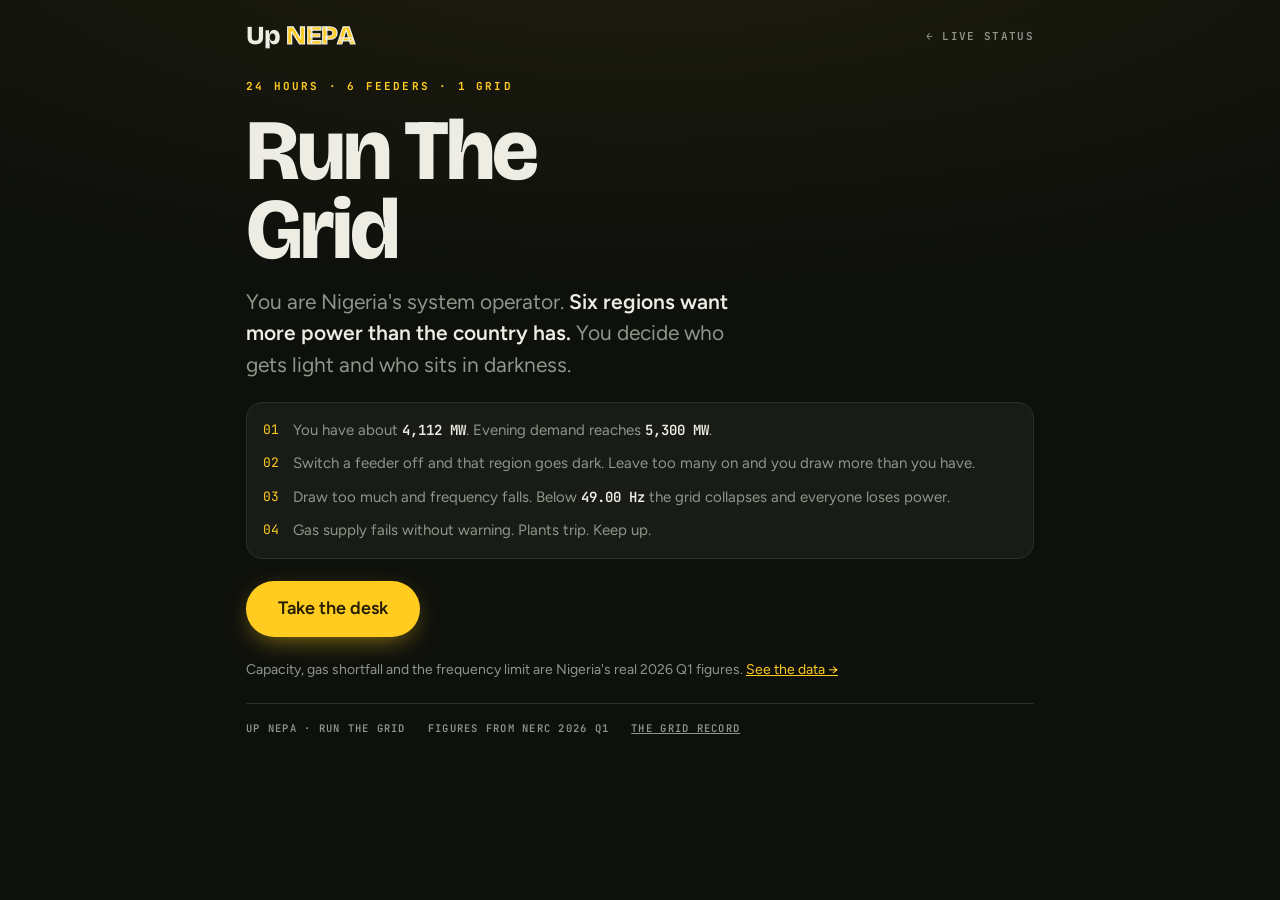
<file: game.html>
<!doctype html>
<html lang="en">
<head>
<meta charset="utf-8">
<meta name="viewport" content="width=device-width,initial-scale=1,viewport-fit=cover,interactive-widget=resizes-content">
<title>Run The Grid · Up NEPA</title>
<meta name="description" content="You are Nigeria's system operator for 24 hours. Real capacity, real gas supply, real frequency limits. Try not to collapse the grid.">
<meta name="theme-color" content="#0e100c">
<meta property="og:title" content="Run The Grid — can you keep Nigeria's lights on for 24 hours?">
<meta property="og:description" content="4,112 MW. Six regions that want 5,300. Hold 50 Hz or the whole country goes dark.">
<link rel="icon" href="icon.svg" type="image/svg+xml">
<link rel="preconnect" href="https://fonts.googleapis.com">
<link rel="preconnect" href="https://fonts.gstatic.com" crossorigin>
<link rel="stylesheet" href="https://fonts.googleapis.com/css2?family=Bricolage+Grotesque:opsz,wght@12..96,500;12..96,800&family=Figtree:wght@400;500;600&family=JetBrains+Mono:wght@500;600;700&display=swap">
<style>
:root{
  --bg:#0e100c;--panel:#191c16;--panel2:#20241d;--ink:#eeede4;--muted:#90958a;--line:#2b3027;
  --on:#ffcc1f;--on-dim:#6b5610;--off:#2b3027;--mix:#e08a55;--ok:#5fcf86;--bad:#ff5c47;
  --lcd:#38471f;--lcd-ink:#dcf593;
  --display:"Bricolage Grotesque",Georgia,serif;--body:"Figtree",system-ui,sans-serif;--mono:"JetBrains Mono",ui-monospace,monospace;
  --ease-out:cubic-bezier(0.23,1,0.32,1);
  --ease-in-out:cubic-bezier(0.77,0,0.175,1);
  --s1:6px;--s2:10px;--s3:16px;--s4:22px;--s5:32px;--s6:44px;
  color-scheme:dark;
}
*{box-sizing:border-box;margin:0;padding:0}
html{-webkit-tap-highlight-color:transparent;-webkit-text-size-adjust:100%;overscroll-behavior:none}
html,body{min-height:100%}
body{background:var(--bg);color:var(--ink);font-family:var(--body);font-size:16px;line-height:1.55;overflow-x:hidden;overscroll-behavior:none;
  background-image:radial-gradient(ellipse 120% 60% at 50% -10%,rgba(255,204,31,.07),transparent 70%)}
[hidden]{display:none!important}
button,a,[role="button"]{touch-action:manipulation}
button,[role="button"]{user-select:none;-webkit-user-select:none}
button{font:inherit;color:inherit;cursor:pointer}
::selection{background:var(--on);color:#241c00}
:focus-visible{outline:2px solid var(--on);outline-offset:3px;border-radius:6px}

.wrap{max-width:820px;margin:0 auto;
  padding:calc(var(--s3) + env(safe-area-inset-top)) max(var(--s3),env(safe-area-inset-left)) calc(var(--s6) + env(safe-area-inset-bottom)) max(var(--s3),env(safe-area-inset-right));
  display:grid;gap:var(--s4)}

.top{display:flex;justify-content:space-between;align-items:center;gap:var(--s3)}
.brand{font-family:var(--display);font-weight:800;font-size:26px;letter-spacing:-.02em}
.brand span{color:var(--on);-webkit-text-stroke:1.2px var(--ink)}
.top a{font-family:var(--mono);font-size:11px;font-weight:600;letter-spacing:.12em;text-transform:uppercase;color:var(--muted);text-decoration:none;padding:8px 0}
@media (hover:hover) and (pointer:fine){.top a:hover{color:var(--ink)}}

/* ---------- screens ---------- */
.screen{display:grid;gap:var(--s4)}
.hero{display:grid;gap:var(--s3)}
.eyebrow{font-family:var(--mono);font-size:11px;font-weight:700;letter-spacing:.2em;text-transform:uppercase;color:var(--on)}
h1{font-family:var(--display);font-weight:800;font-size:clamp(46px,14vw,86px);line-height:.92;letter-spacing:-.035em;text-wrap:balance}
.lede{font-size:clamp(17px,4.4vw,21px);line-height:1.5;color:var(--muted);max-width:40ch;text-wrap:pretty}
.lede b{color:var(--ink);font-weight:600}
.brief{display:grid;gap:var(--s2);padding:var(--s3);background:var(--panel);border:1px solid var(--line);border-radius:16px}
.brief div{display:grid;grid-template-columns:20px 1fr;gap:var(--s2);align-items:start;font-size:15px;color:var(--muted)}
.brief i{color:var(--on);font-style:normal;font-family:var(--mono);font-size:13px;line-height:1.7}
.brief b{color:var(--ink);font-weight:600;font-family:var(--mono);font-size:14px}
.cta{all:unset;background:var(--on);color:#241c00;font-weight:600;font-size:18px;min-height:56px;padding:0 var(--s5);border-radius:999px;display:inline-flex;align-items:center;justify-content:center;cursor:pointer;justify-self:start;
  transition:transform 140ms var(--ease-out),filter 140ms var(--ease-out);box-shadow:0 8px 28px -10px rgba(255,204,31,.7)}
@media (hover:hover) and (pointer:fine){.cta:hover{filter:brightness(1.07)}}
.cta:active{transform:scale(.97)}
.cta.ghost{background:transparent;color:var(--ink);border:1px solid var(--line);font-weight:500;font-size:15px;min-height:48px;padding:0 var(--s4);box-shadow:none}
.fineprint{font-size:14px;color:var(--muted)}
.fineprint a{color:var(--on)}
.row{display:flex;gap:var(--s2);flex-wrap:wrap}

/* ---------- control desk ---------- */
.desk{position:sticky;top:calc(env(safe-area-inset-top) + 4px);z-index:5;
  background:linear-gradient(180deg,var(--panel2),var(--panel));border:1px solid var(--line);border-radius:22px;
  padding:var(--s3);display:grid;gap:var(--s3);box-shadow:0 18px 40px -24px #000}
.desk.warn{border-color:var(--bad)}
.deskTop{display:flex;justify-content:space-between;align-items:center;font-family:var(--mono);font-size:11px;font-weight:600;letter-spacing:.14em;text-transform:uppercase;color:var(--muted)}
.deskTop .hr{color:var(--ink)}

.gaugeRow{display:grid;grid-template-columns:minmax(0,150px) 1fr;gap:var(--s3);align-items:center}
@media (max-width:360px){.gaugeRow{grid-template-columns:1fr;justify-items:center;text-align:center}}
.gauge{width:100%;max-width:150px}
.gauge svg{display:block;width:100%;height:auto}
.needle{transition:transform 160ms linear;transform-origin:100px 100px}
.readout{display:grid;gap:2px;min-width:0}
.freq{font-family:var(--mono);font-weight:700;font-size:clamp(40px,12vw,56px);line-height:1;letter-spacing:-.03em;font-variant-numeric:tabular-nums;color:var(--lcd-ink);transition:color 200ms var(--ease-out)}
.freq.hot{color:var(--mix)}
.freq.crit{color:var(--bad)}
.freqUnit{font-family:var(--mono);font-size:11px;font-weight:600;letter-spacing:.14em;text-transform:uppercase;color:var(--muted)}
.state{font-family:var(--mono);font-size:12px;font-weight:700;letter-spacing:.14em;text-transform:uppercase;color:var(--ok);margin-top:var(--s1)}
.state.w{color:var(--mix)}
.state.c{color:var(--bad);animation:blink .7s steps(2,start) infinite}
@keyframes blink{50%{opacity:.35}}

.meters{display:grid;grid-template-columns:repeat(3,1fr);gap:var(--s1)}
.m{background:rgba(0,0,0,.3);border-radius:12px;padding:var(--s2);display:grid;gap:3px;min-width:0}
.m .mk{font-family:var(--mono);font-size:9.5px;font-weight:600;letter-spacing:.12em;text-transform:uppercase;color:var(--muted)}
.m .mv{font-family:var(--mono);font-weight:600;font-size:clamp(16px,4.6vw,21px);font-variant-numeric:tabular-nums;line-height:1.1}
.m.shed .mv{color:var(--mix)}
.m.shed .mv.zero{color:var(--muted)}

/* hours */
.hours{display:flex;gap:3px;height:34px;align-items:flex-end}
.hours i{flex:1 1 0;height:60%;background:var(--off);border-radius:3px;transition:height 260ms var(--ease-out),background 260ms var(--ease-out)}
.hours i.done{background:var(--on-dim);height:75%}
.hours i.now{background:var(--on);height:100%;box-shadow:0 0 14px -2px var(--on)}

/* ticker */
.ticker{background:var(--panel);border:1px solid var(--line);border-left:4px solid var(--on);border-radius:14px;
  padding:var(--s3);display:grid;grid-template-columns:auto 1fr;gap:var(--s2) var(--s3);align-items:baseline;min-height:68px;font-size:15px}
.ticker b{font-family:var(--mono);font-size:12px;font-weight:700;letter-spacing:.12em;color:var(--on);white-space:nowrap}
.ticker span{color:var(--muted);text-wrap:pretty}
.ticker.alarm{border-left-color:var(--bad);animation:nudge 420ms var(--ease-out)}
.ticker.alarm b{color:var(--bad)}
@keyframes nudge{0%,100%{transform:translateX(0)}30%{transform:translateX(-5px)}65%{transform:translateX(4px)}}

/* feeders */
.secHead{display:flex;justify-content:space-between;align-items:baseline;gap:var(--s3);
  font-family:var(--mono);font-size:11px;font-weight:600;letter-spacing:.14em;text-transform:uppercase;color:var(--muted)}
.regions{display:grid;grid-template-columns:repeat(auto-fit,minmax(156px,1fr));gap:var(--s2)}
.reg{all:unset;cursor:pointer;position:relative;overflow:hidden;min-height:112px;
  background:var(--panel);border:1.5px solid var(--line);border-radius:18px;padding:var(--s3);
  display:grid;align-content:space-between;gap:var(--s2);
  transition:border-color 180ms var(--ease-out),background 180ms var(--ease-out),transform 120ms var(--ease-out)}
.reg:active{transform:scale(.975)}
.reg .bulb{position:absolute;top:-40%;left:50%;width:150%;height:110%;transform:translateX(-50%);
  background:radial-gradient(ellipse at 50% 40%,rgba(255,204,31,.32),transparent 62%);
  opacity:0;transition:opacity 300ms var(--ease-out);pointer-events:none}
.reg.on{border-color:var(--on);background:var(--panel2)}
.reg.on .bulb{opacity:1}
.reg .rn{font-family:var(--display);font-weight:800;font-size:21px;letter-spacing:-.015em;line-height:1.05;position:relative}
.reg.on .rn{color:var(--on)}
.reg .rb{display:flex;justify-content:space-between;align-items:flex-end;gap:var(--s2);position:relative}
.reg .rl{font-family:var(--mono);font-weight:600;font-size:15px;font-variant-numeric:tabular-nums}
.reg .rp{font-family:var(--mono);font-size:11px;color:var(--muted)}
.pill{font-family:var(--mono);font-size:10px;font-weight:700;letter-spacing:.1em;text-transform:uppercase;
  padding:4px 9px;border-radius:999px;background:var(--off);color:var(--muted);white-space:nowrap}
.reg.on .pill{background:var(--on);color:#241c00}
.reg.fault{border-color:var(--bad);opacity:.6;cursor:not-allowed}
.reg.fault .pill{background:var(--bad);color:#2a0b06}

/* end */
.scoreGrid{display:grid;grid-template-columns:repeat(auto-fit,minmax(142px,1fr));gap:var(--s2)}
.sc{background:var(--panel);border:1px solid var(--line);border-radius:16px;padding:var(--s3);display:grid;gap:4px}
.sc .sk{font-family:var(--mono);font-size:10px;font-weight:600;letter-spacing:.12em;text-transform:uppercase;color:var(--muted)}
.sc .sv{font-family:var(--mono);font-weight:600;font-size:27px;font-variant-numeric:tabular-nums;line-height:1}
.verdict{font-family:var(--display);font-weight:800;font-size:clamp(24px,6.5vw,34px);line-height:1.08;color:var(--on);letter-spacing:-.02em}
.shareBox{background:var(--panel);border:1px dashed var(--line);border-radius:14px;padding:var(--s3);
  font-family:var(--mono);font-size:13.5px;line-height:1.7;white-space:pre-wrap;color:var(--muted)}
.foot{font-family:var(--mono);font-size:10.5px;font-weight:600;letter-spacing:.12em;text-transform:uppercase;color:var(--muted);
  border-top:1px solid var(--line);padding-top:var(--s3);display:flex;flex-wrap:wrap;gap:var(--s1) var(--s4)}
.foot a{color:inherit}
.flash{position:fixed;inset:0;background:#000;opacity:0;pointer-events:none;z-index:60;transition:opacity 420ms var(--ease-out)}
.flash.go{opacity:1}
@media (prefers-reduced-motion:reduce){*{animation:none!important;transition-duration:1ms!important}}
</style>
</head>
<body>
<div class="flash" id="flash"></div>
<div class="wrap">

  <div class="top">
    <div class="brand">Up <span>NEPA</span></div>
    <a href="./">← Live status</a>
  </div>

  <!-- ===== START ===== -->
  <section class="screen" id="start">
    <div class="hero">
      <div class="eyebrow">24 hours · 6 feeders · 1 grid</div>
      <h1>Run The<br>Grid</h1>
      <p class="lede">You are Nigeria's system operator. <b>Six regions want more power than the country has.</b> You decide who gets light and who sits in darkness.</p>
    </div>
    <div class="brief">
      <div><i>01</i><span>You have about <b>4,112 MW</b>. Evening demand reaches <b>5,300 MW</b>.</span></div>
      <div><i>02</i><span>Switch a feeder off and that region goes dark. Leave too many on and you draw more than you have.</span></div>
      <div><i>03</i><span>Draw too much and frequency falls. Below <b>49.00 Hz</b> the grid collapses and everyone loses power.</span></div>
      <div><i>04</i><span>Gas supply fails without warning. Plants trip. Keep up.</span></div>
    </div>
    <button class="cta" id="btnStart">Take the desk</button>
    <p class="fineprint">Capacity, gas shortfall and the frequency limit are Nigeria's real 2026 Q1 figures. <a href="record.html">See the data →</a></p>
  </section>

  <!-- ===== GAME ===== -->
  <section id="game" hidden style="display:grid;gap:22px">
    <div class="desk" id="desk">
      <div class="deskTop"><span class="hr" id="clock">00:00</span><span id="dayLbl">Hour 1 of 24</span></div>
      <div class="gaugeRow">
        <div class="gauge">
          <svg viewBox="0 0 200 118" aria-hidden="true">
            <path d="M20,100 A80,80 0 0 1 180,100" fill="none" stroke="#2b3027" stroke-width="13" stroke-linecap="round"/>
            <path d="M20,100 A80,80 0 0 1 22.73,79.30" fill="none" stroke="#ff5c47" stroke-width="13" stroke-linecap="round"/>
            <path d="M79.29,22.73 A80,80 0 0 1 120.71,22.73" fill="none" stroke="#5fcf86" stroke-width="13" stroke-linecap="round"/>
            <g class="needle" id="needle">
              <line x1="100" y1="100" x2="100" y2="34" stroke="#dcf593" stroke-width="4" stroke-linecap="round"/>
            </g>
            <circle cx="100" cy="100" r="8" fill="#20241d" stroke="#2b3027" stroke-width="2"/>
            <text x="20" y="116" font-family="JetBrains Mono, monospace" font-size="9" fill="#90958a">49</text>
            <text x="180" y="116" font-family="JetBrains Mono, monospace" font-size="9" fill="#90958a" text-anchor="end">51</text>
          </svg>
        </div>
        <div class="readout">
          <div class="freq" id="freq">50.00</div>
          <div class="freqUnit">Hz · system frequency</div>
          <div class="state" id="freqState">Stable</div>
        </div>
      </div>
      <div class="meters">
        <div class="m"><span class="mk">Available</span><span class="mv" id="gAvail">4,112</span></div>
        <div class="m"><span class="mk">Drawing</span><span class="mv" id="gAlloc">0</span></div>
        <div class="m shed"><span class="mk">In darkness</span><span class="mv zero" id="gShed">0</span></div>
      </div>
      <div class="hours" id="hours"></div>
    </div>

    <div class="ticker" id="ticker"><b>00:00</b><span id="tickerText">Night load is light, so everyone has power. It will not last.</span></div>

    <div class="secHead"><span>Feeders</span><span id="demandLbl">Demand 0 MW</span></div>
    <div class="regions" id="regions"></div>
  </section>

  <!-- ===== END ===== -->
  <section class="screen" id="end" hidden>
    <div class="hero">
      <div class="eyebrow" id="endEyebrow">Shift over</div>
      <h1 id="endTitle" style="font-size:clamp(38px,11vw,64px)">Blackout</h1>
      <div class="verdict" id="verdict"></div>
      <p class="lede" id="endBlurb"></p>
    </div>
    <div class="scoreGrid">
      <div class="sc"><span class="sk">Hours survived</span><span class="sv" id="sHours">0</span></div>
      <div class="sc"><span class="sk">Energy delivered</span><span class="sv" id="sEnergy">0</span></div>
      <div class="sc"><span class="sk">Demand met</span><span class="sv" id="sMet">0%</span></div>
      <div class="sc"><span class="sk">Left in darkness</span><span class="sv" id="sDark">0</span></div>
    </div>
    <div class="shareBox" id="shareBox"></div>
    <div class="row">
      <button class="cta" id="btnAgain">Run it again</button>
      <button class="cta ghost" id="btnCopy">Copy result</button>
      <a class="cta ghost" href="record.html" style="text-decoration:none">See the real numbers</a>
    </div>
  </section>

  <footer class="foot">
    <span>Up NEPA · Run The Grid</span>
    <span>Figures from NERC 2026 Q1</span>
    <a href="record.html">The grid record</a>
  </footer>
</div>

<script>
(function(){
  var REGIONS=[
    {id:"lagos",name:"Lagos",base:1250,pop:"20m people"},
    {id:"ibadan",name:"Ibadan",base:900,pop:"9m people"},
    {id:"abuja",name:"Abuja",base:620,pop:"4m people"},
    {id:"ph",name:"Port Harcourt",base:560,pop:"3m people"},
    {id:"kano",name:"Kano",base:480,pop:"4m people"},
    {id:"enugu",name:"Enugu",base:420,pop:"2m people"}
  ];
  var CURVE=[.74,.70,.68,.68,.72,.80,.90,.97,1.00,1.00,.99,1.00,1.02,1.00,.98,.99,1.04,1.12,1.22,1.25,1.20,1.08,.95,.82];
  var EVENTS=[
    {h:3, t:"gas", d:-480, msg:"Gas supply to Egbin cut. Available capacity down 480 MW."},
    {h:7, t:"up",  d:320,  msg:"Afam unit back on bars. 320 MW returned."},
    {h:11,t:"gas", d:-360, msg:"Gas pressure drop at Delta. 360 MW lost."},
    {h:14,t:"fault",region:"ph",msg:"Transmission fault. Port Harcourt feeder forced off."},
    {h:17,t:"up",  d:410,  msg:"Jebba hydro ramping up. 410 MW available."},
    {h:19,t:"gas", d:-520, msg:"Evening peak, and gas is short. 520 MW off the table."},
    {h:22,t:"up",  d:250,  msg:"Load easing. 250 MW recovered."}
  ];

  var S={},raf=null,last=0,HOUR_MS=2300;
  var $=function(id){return document.getElementById(id);};
  var elGame=$('game'),elStart=$('start'),elEnd=$('end'),elDesk=$('desk'),elFreq=$('freq'),elNeedle=$('needle'),
      elState=$('freqState'),elAvail=$('gAvail'),elAlloc=$('gAlloc'),elShed=$('gShed'),elRegions=$('regions'),
      elHours=$('hours'),elTicker=$('ticker'),elDemand=$('demandLbl'),elClock=$('clock'),elDay=$('dayLbl'),elFlash=$('flash');

  function fmt(n){return Math.round(n).toLocaleString('en-US');}

  function build(){
    elRegions.innerHTML='';
    REGIONS.forEach(function(r){
      var b=document.createElement('button');
      b.className='reg';b.type='button';b.dataset.id=r.id;
      b.innerHTML='<span class="bulb"></span><span class="rn">'+r.name+'</span>'+
        '<span class="rb"><span><span class="rl" data-load>0 MW</span><br><span class="rp">'+r.pop+'</span></span>'+
        '<span class="pill" data-state>OFF</span></span>';
      b.addEventListener('click',function(){toggle(r.id);});
      elRegions.appendChild(b);
    });
    elHours.innerHTML='';
    for(var i=0;i<24;i++)elHours.appendChild(document.createElement('i'));
  }

  function reset(){
    S={hour:0,t:0,freq:50,avail:4112,delivered:0,demandTotal:0,darkMWh:0,alive:true,fired:{},grace:3};
    S.on={};S.fault={};
    REGIONS.forEach(function(r){S.on[r.id]=true;S.fault[r.id]=false;});
    elFlash.classList.remove('go');
    for(var i=0;i<24;i++)elHours.children[i].className=(i===0?'now':'');
    say('00:00','Night load is light, so everyone has power. It will not last.',false);
  }

  function loadOf(r){return r.base*CURVE[S.hour];}
  function demandNow(){var t=0;REGIONS.forEach(function(r){t+=loadOf(r);});return t;}
  function allocNow(){var t=0;REGIONS.forEach(function(r){if(S.on[r.id]&&!S.fault[r.id])t+=loadOf(r);});return t;}

  function toggle(id){if(!S.alive||S.fault[id])return;S.on[id]=!S.on[id];paintRegions();}

  function paintRegions(){
    REGIONS.forEach(function(r){
      var b=elRegions.querySelector('[data-id="'+r.id+'"]');if(!b)return;
      var on=S.on[r.id]&&!S.fault[r.id];
      b.className='reg'+(on?' on':'')+(S.fault[r.id]?' fault':'');
      b.setAttribute('aria-pressed',on?'true':'false');
      b.querySelector('[data-load]').textContent=fmt(loadOf(r))+' MW';
      b.querySelector('[data-state]').textContent=S.fault[r.id]?'Fault':(on?'On':'Off');
    });
  }

  function say(tag,text,alarm){
    elTicker.innerHTML='<b>'+tag+'</b><span>'+text+'</span>';
    elTicker.classList.remove('alarm');
    if(alarm){void elTicker.offsetWidth;elTicker.classList.add('alarm');}
  }

  function tickHour(){
    S.hour++;
    if(S.hour>=24){finish(true);return;}
    for(var i=0;i<24;i++){var c=elHours.children[i];c.className=i<S.hour?'done':(i===S.hour?'now':'');}
    EVENTS.forEach(function(e,idx){
      if(e.h===S.hour&&!S.fired[idx]){
        S.fired[idx]=true;
        if(e.t==='fault'){S.fault[e.region]=true;S.on[e.region]=false;}
        else S.avail=Math.max(1200,S.avail+e.d);
        say(String(S.hour).padStart(2,'0')+':00',e.msg,e.t!=='up');
      }
    });
    if(S.hour===16&&S.fault.ph){S.fault.ph=false;say('16:00','Port Harcourt feeder repaired and back in service.',false);}
    paintRegions();
  }

  function physics(dt){
    var alloc=allocNow(),dem=demandNow(),per=dt/(HOUR_MS/1000);
    S.delivered+=alloc*per;S.demandTotal+=dem*per;S.darkMWh+=Math.max(0,dem-alloc)*per;
    S.grace=Math.max(0,S.grace-dt);
    if(S.grace>0){S.freq=50;return;}
    var deficit=Math.max(0,alloc-S.avail);
    S.freq+=(-deficit/900)*dt-(S.freq-50)*0.5*dt;
    S.freq+=(Math.random()-0.5)*0.025;
    if(S.freq>50.25)S.freq=50.25;
    if(S.freq<49.0)finish(false);
  }

  function paint(){
    var alloc=allocNow(),dem=demandNow(),dark=Math.max(0,dem-alloc),off=Math.abs(S.freq-50);
    elFreq.textContent=S.freq.toFixed(2);
    elFreq.className='freq'+(off>0.65?' crit':off>0.3?' hot':'');
    elDesk.classList.toggle('warn',off>0.45);
    // needle: 48.8 Hz at -90deg, 50.0 straight up, 51.2 at +90deg
    var ang=Math.max(-90,Math.min(90,((S.freq-48.8)/2.4)*180-90));
    elNeedle.style.transform='rotate('+ang.toFixed(2)+'deg)';
    elState.textContent=S.grace>0?'Warming up':off<0.12?'Stable':off<0.35?'Drifting':off<0.65?'Unstable':'Critical';
    elState.className='state'+(off>0.65?' c':off>0.3?' w':'');
    elAvail.textContent=fmt(S.avail);
    elAlloc.textContent=fmt(alloc);
    elShed.textContent=fmt(dark);
    elShed.className='mv'+(dark<1?' zero':'');
    elDemand.textContent='Demand '+fmt(dem)+' MW';
    elClock.textContent=String(S.hour).padStart(2,'0')+':'+String(Math.floor((S.t/HOUR_MS)*60)).padStart(2,'0');
    elDay.textContent='Hour '+(S.hour+1)+' of 24';
  }

  function loop(ts){
    if(!S.alive)return;
    if(!last)last=ts;
    var d=Math.min(120,ts-last);last=ts;S.t+=d;
    physics(d/1000);
    if(S.t>=HOUR_MS){S.t-=HOUR_MS;tickHour();}
    if(S.alive){paint();raf=requestAnimationFrame(loop);}
  }

  function finish(survived){
    S.alive=false;if(raf)cancelAnimationFrame(raf);
    var hours=S.hour+(survived?0:S.t/HOUR_MS),gwh=S.delivered/1000,
        met=S.demandTotal>0?(S.delivered/S.demandTotal)*100:0,dark=S.darkMWh/1000;
    $('sHours').textContent=hours.toFixed(1);
    $('sEnergy').textContent=gwh.toFixed(1)+' GWh';
    $('sMet').textContent=met.toFixed(0)+'%';
    $('sDark').textContent=dark.toFixed(1)+' GWh';
    var eyebrow,title,verdict,blurb;
    if(!survived){
      eyebrow='System collapse';title='Blackout';
      verdict='You lasted '+hours.toFixed(1)+' hours.';
      blurb='Frequency left the safe band and the grid tripped. Nigeria recorded several of these in 2024 and 2025 — the published counts disagree, which tells you something on its own.';
      elFlash.classList.add('go');setTimeout(function(){elFlash.classList.remove('go');},760);
    }else{
      eyebrow='Shift over';title='You made it';
      verdict='24 hours held, '+met.toFixed(0)+'% of demand met.';
      blurb=met>=72
        ? 'Better than the real grid manages. You still left '+dark.toFixed(1)+' GWh of demand in the dark, because the power to meet it does not exist.'
        : 'The grid held, which is the job. The gap you could not close is the real story: Nigeria has 13,625 MW installed and delivers around 4,100.';
    }
    $('endEyebrow').textContent=eyebrow;$('endTitle').textContent=title;
    $('verdict').textContent=verdict;$('endBlurb').textContent=blurb;
    $('shareBox').textContent='Run The Grid — '+(survived?'survived 24 hours':'collapsed after '+hours.toFixed(1)+'h')+'\n'+
      met.toFixed(0)+'% of demand met · '+gwh.toFixed(1)+' GWh delivered\nNigeria\'s real numbers. Try it.';
    elGame.hidden=true;elEnd.hidden=false;
    window.scrollTo({top:0,behavior:'smooth'});
  }

  function start(){
    reset();elStart.hidden=true;elEnd.hidden=true;elGame.hidden=false;
    paintRegions();paint();last=0;raf=requestAnimationFrame(loop);
  }

  $('btnStart').addEventListener('click',start);
  $('btnAgain').addEventListener('click',start);
  $('btnCopy').addEventListener('click',function(){
    var b=this,t=$('shareBox').textContent;
    var done=function(m){b.textContent=m;setTimeout(function(){b.textContent='Copy result';},1600);};
    try{navigator.clipboard.writeText(t).then(function(){done('Copied');},function(){done('Select it above');});}
    catch(e){done('Select it above');}
  });

  build();reset();paintRegions();paint();
})();
</script>
</body>
</html>
</file>
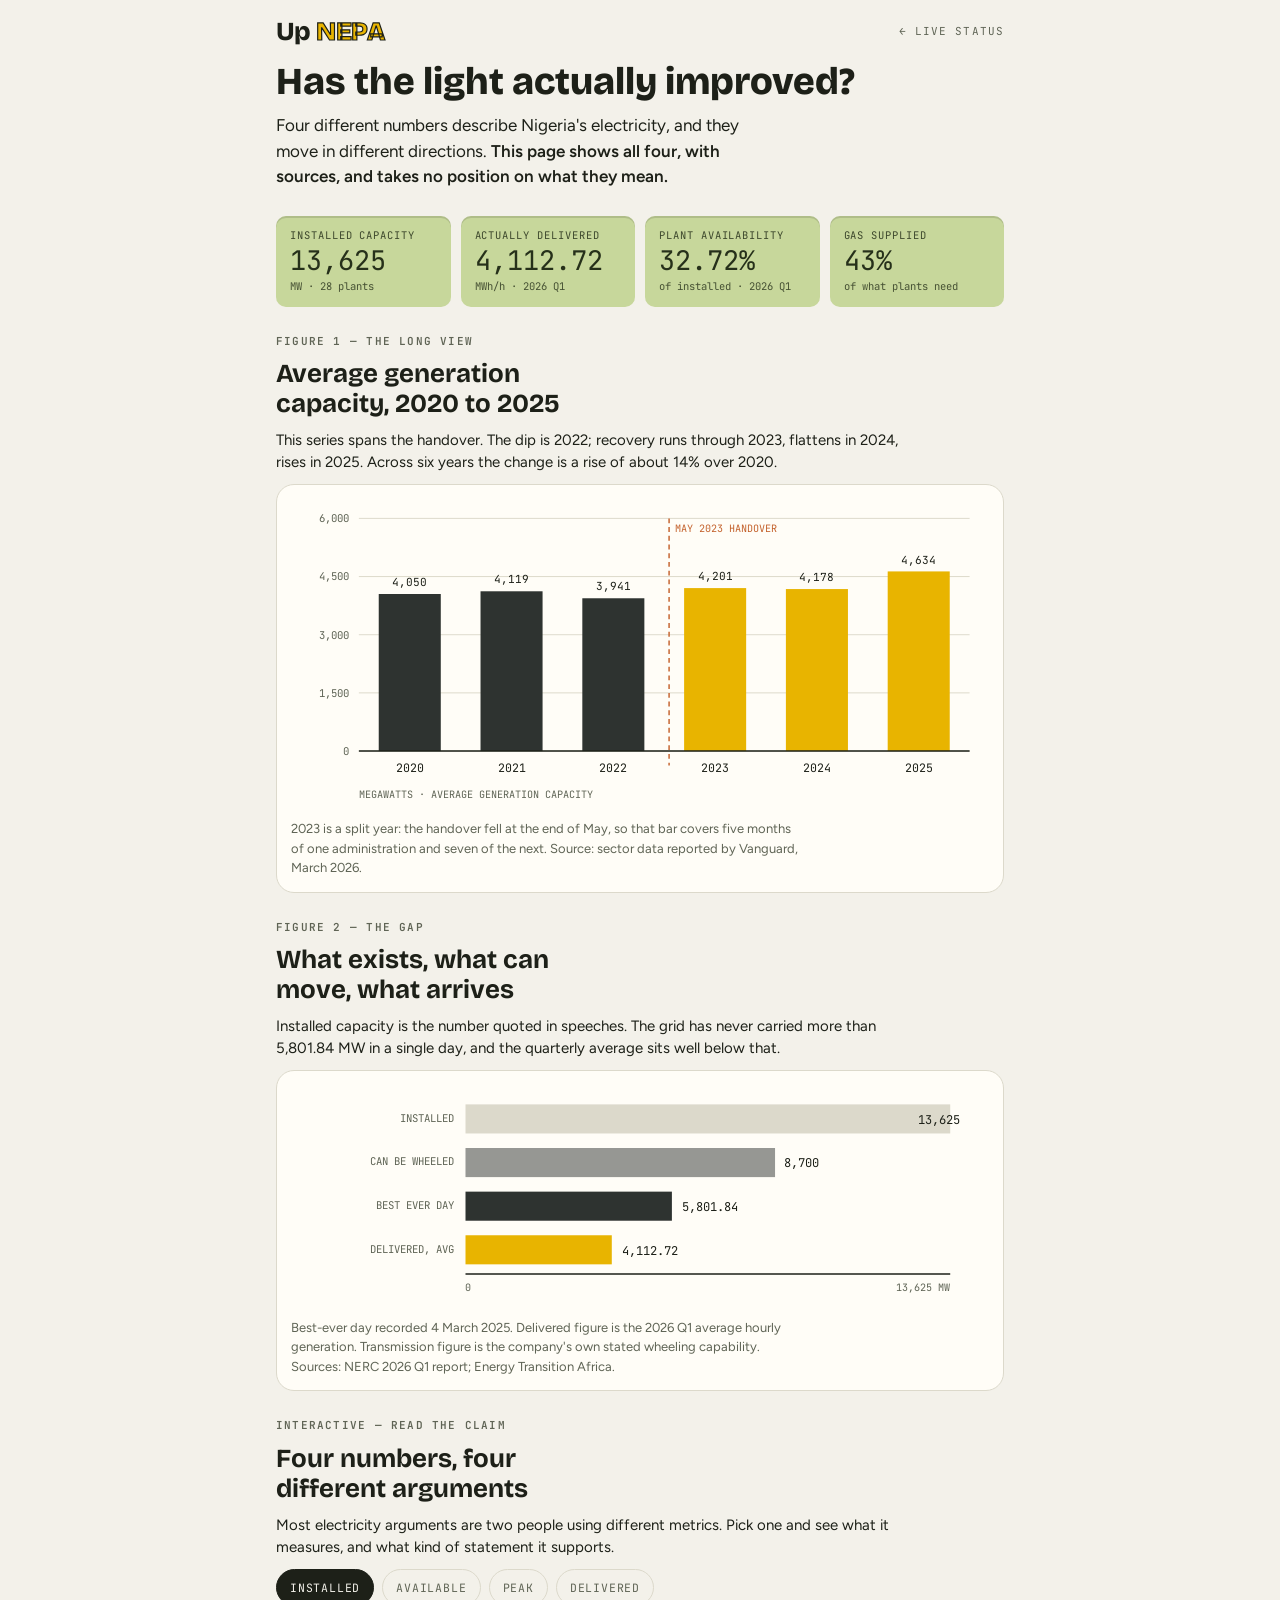
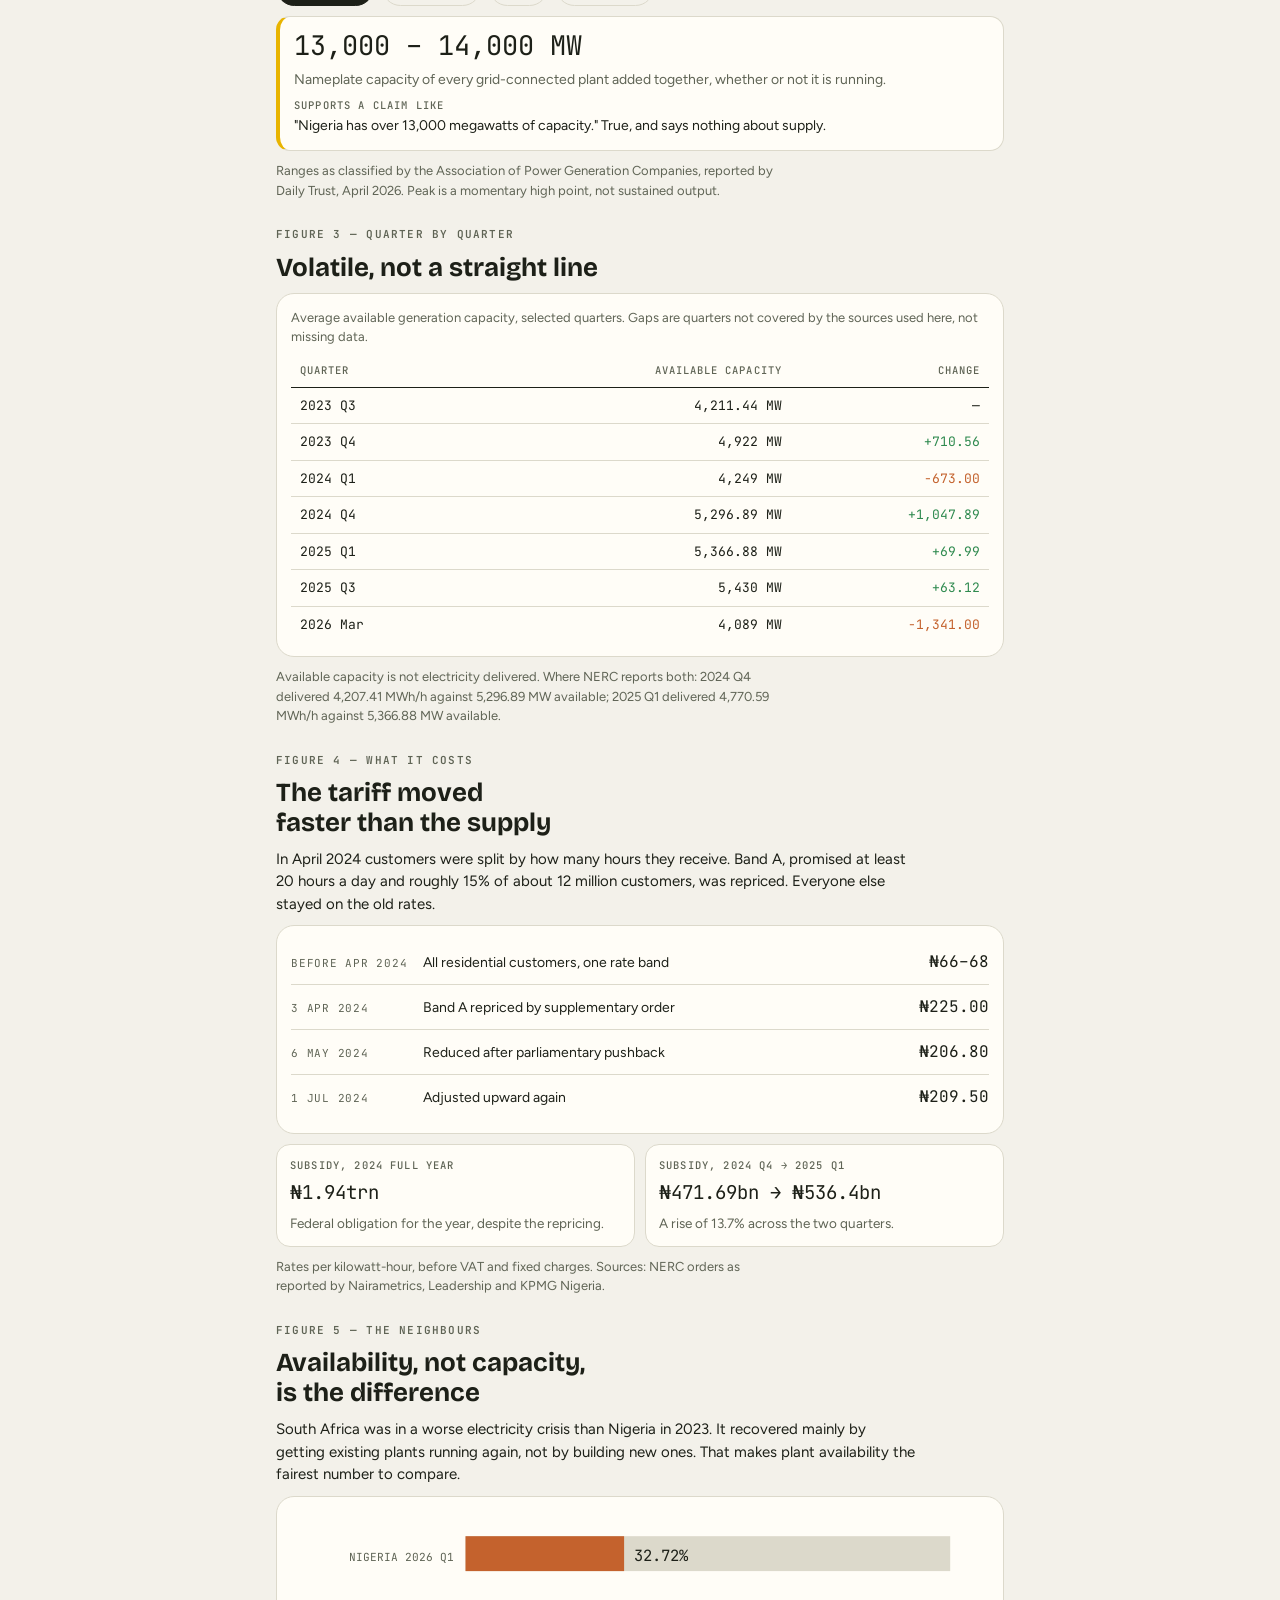
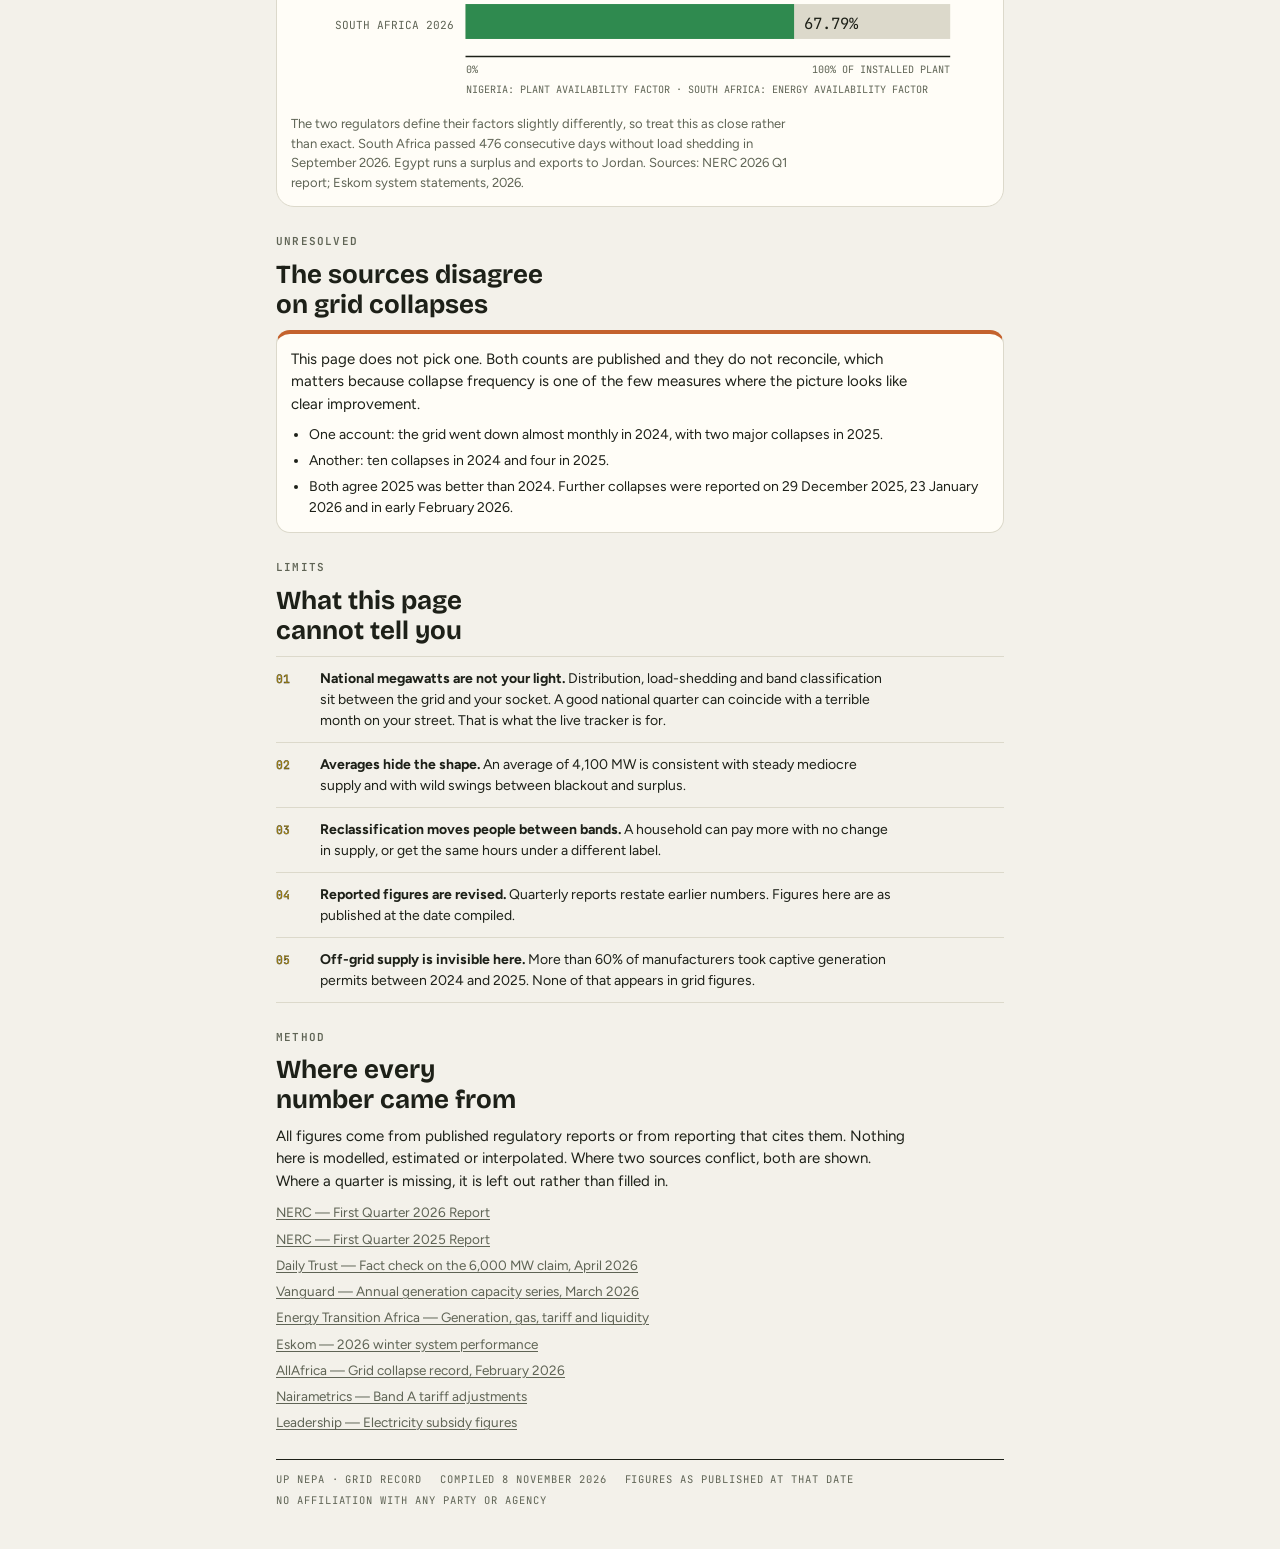
<file: record.html>
<!doctype html>
<html lang="en">
<head>
<meta charset="utf-8">
<meta name="viewport" content="width=device-width,initial-scale=1,viewport-fit=cover">
<title>Up NEPA · The grid record</title>
<meta name="description" content="Every published figure on Nigeria's grid since 2020, with sources. Conflicts shown. No verdict attached.">
<meta name="theme-color" content="#121410" media="(prefers-color-scheme: dark)">
<meta name="theme-color" content="#f3f1ea" media="(prefers-color-scheme: light)">
<meta property="og:title" content="Has the light actually improved?">
<meta property="og:description" content="Four numbers describe Nigeria's electricity and they move in different directions. All of them, with sources.">
<link rel="icon" href="icon.svg" type="image/svg+xml">
<link rel="preconnect" href="https://fonts.googleapis.com">
<link rel="preconnect" href="https://fonts.gstatic.com" crossorigin>
<link rel="stylesheet" href="https://fonts.googleapis.com/css2?family=Bricolage+Grotesque:opsz,wght@12..96,500;12..96,800&family=Figtree:wght@400;500;600&family=JetBrains+Mono:wght@500&display=swap">
<link rel="stylesheet" href="styles.css">
<style>
.rec{max-width:760px;margin:0 auto;padding:calc(12px + env(safe-area-inset-top)) max(16px,env(safe-area-inset-right)) calc(40px + env(safe-area-inset-bottom)) max(16px,env(safe-area-inset-left));display:grid;gap:26px}
.rec .back{all:unset;cursor:pointer;font-family:var(--mono);font-size:11px;letter-spacing:.1em;text-transform:uppercase;color:var(--muted)}
.lede{font-size:17px;max-width:46ch;margin:0}
.lede b{font-weight:600}
.kpis{display:grid;grid-template-columns:repeat(auto-fit,minmax(150px,1fr));gap:10px}
.kpi{background:var(--lcd);color:var(--lcd-ink);border-radius:10px;padding:12px 14px;font-family:var(--mono);display:grid;gap:3px;box-shadow:inset 0 2px 0 rgba(0,0,0,.12);min-width:0}
.kpi .k{font-size:10.5px;letter-spacing:.09em;text-transform:uppercase;opacity:.85}
.kpi .v{font-size:27px;line-height:1.1;font-variant-numeric:tabular-nums}
.kpi .u{font-size:10.5px;opacity:.8}
.sec{display:grid;gap:10px}
.label{font-family:var(--mono);font-size:11px;letter-spacing:.11em;text-transform:uppercase;color:var(--muted)}
.sec h2{font-size:clamp(20px,5vw,26px);line-height:1.15;text-wrap:balance;max-width:22ch}
.sec p{margin:0;max-width:64ch}
.fig{background:var(--panel);border:1px solid var(--line);border-radius:18px;padding:14px;display:grid;gap:10px;min-width:0}
.fig svg{display:block;width:100%;height:auto;max-width:100%}
.cap{font-size:13px;color:var(--muted)}
.scroll{overflow-x:auto;min-width:0}
.scroll svg,.scroll table{min-width:540px}
.switch{display:flex;flex-wrap:wrap;gap:8px}
.switch button{all:unset;cursor:pointer;font-family:var(--mono);font-size:11.5px;letter-spacing:.07em;text-transform:uppercase;padding:9px 13px;border-radius:999px;border:1px solid var(--line);background:var(--bg);color:var(--muted)}
.switch button[aria-pressed="true"]{background:var(--ink);color:var(--bg);border-color:var(--ink)}
.switch button:focus-visible{outline:2px solid var(--on);outline-offset:2px}
.readout{background:var(--panel);border:1px solid var(--line);border-left:4px solid var(--on);border-radius:14px;padding:14px;display:grid;gap:8px}
.readout .rng{font-family:var(--mono);font-size:clamp(20px,5.5vw,27px);line-height:1.1;font-variant-numeric:tabular-nums}
.readout .wt{font-size:14px;color:var(--muted)}
.readout .en{font-size:14px}
.readout .en b{display:block;font-family:var(--mono);font-size:10.5px;letter-spacing:.11em;text-transform:uppercase;color:var(--muted);margin-bottom:2px;font-weight:500}
table{border-collapse:collapse;width:100%;font-family:var(--mono);font-size:13px}
caption{text-align:left;font-family:var(--body);font-size:13px;color:var(--muted);padding-bottom:8px}
th,td{padding:8px 9px;border-bottom:1px solid var(--line);text-align:right;font-variant-numeric:tabular-nums}
th:first-child,td:first-child{text-align:left}
thead th{font-size:10.5px;letter-spacing:.1em;text-transform:uppercase;color:var(--muted);border-bottom:1.5px solid var(--ink);font-weight:500}
tbody tr:last-child td{border-bottom:none}
td.up{color:var(--ok)}
td.dn{color:var(--mix)}
.steps{display:grid}
.step{display:grid;grid-template-columns:7.5rem 1fr auto;gap:12px;align-items:baseline;padding:10px 0;border-bottom:1px solid var(--line)}
.step:last-child{border-bottom:none}
.step .wn{font-family:var(--mono);font-size:11px;letter-spacing:.07em;text-transform:uppercase;color:var(--muted)}
.step .wt{font-size:14px;min-width:0}
.step .rt{font-family:var(--mono);font-size:16px;font-variant-numeric:tabular-nums;white-space:nowrap}
@media (max-width:420px){.step{grid-template-columns:1fr auto}.step .wn{grid-column:1/-1}}
.pair{display:grid;grid-template-columns:repeat(auto-fit,minmax(200px,1fr));gap:10px}
.blk{background:var(--panel);border:1px solid var(--line);border-radius:14px;padding:13px;display:grid;gap:5px;min-width:0}
.blk h3{margin:0;font-family:var(--mono);font-size:10.5px;letter-spacing:.11em;text-transform:uppercase;color:var(--muted);font-weight:500}
.blk .big{font-family:var(--mono);font-size:19px;font-variant-numeric:tabular-nums}
.blk p{margin:0;font-size:13.5px;color:var(--muted)}
.conflict{background:var(--panel);border:1px solid var(--line);border-top:4px solid var(--mix);border-radius:14px;padding:14px;display:grid;gap:9px}
.conflict ul{margin:0;padding-left:18px;display:grid;gap:5px;font-size:14px}
.lims{display:grid;border-top:1px solid var(--line)}
.lim{display:grid;grid-template-columns:32px 1fr;gap:12px;padding:11px 0;border-bottom:1px solid var(--line);align-items:start}
.lim .n{font-family:var(--mono);font-size:11.5px;color:var(--on);-webkit-text-stroke:.4px var(--ink);padding-top:2px}
.lim p{margin:0;font-size:14px}
.src{display:grid;gap:6px;font-size:13.5px;color:var(--muted)}
.src a{color:inherit;text-decoration:underline;text-underline-offset:2px;overflow-wrap:anywhere}
.foot{font-family:var(--mono);font-size:10.5px;letter-spacing:.09em;text-transform:uppercase;color:var(--muted);border-top:1.5px solid var(--ink);padding-top:12px;display:flex;flex-wrap:wrap;gap:6px 18px}
@media (prefers-reduced-motion:reduce){*{transition:none!important;animation:none!important}}
</style>
</head>
<body>
<div class="rec">

  <header style="display:grid;gap:12px">
    <div class="top">
      <div class="brand">Up <span>NEPA</span></div>
      <a class="back" href="./">← Live status</a>
    </div>
    <h1>Has the light actually improved?</h1>
    <p class="lede">Four different numbers describe Nigeria's electricity, and they move in different directions. <b>This page shows all four, with sources, and takes no position on what they mean.</b></p>
  </header>

  <div class="kpis">
    <div class="kpi"><span class="k">Installed capacity</span><span class="v">13,625</span><span class="u">MW · 28 plants</span></div>
    <div class="kpi"><span class="k">Actually delivered</span><span class="v">4,112.72</span><span class="u">MWh/h · 2026 Q1</span></div>
    <div class="kpi"><span class="k">Plant availability</span><span class="v">32.72%</span><span class="u">of installed · 2026 Q1</span></div>
    <div class="kpi"><span class="k">Gas supplied</span><span class="v">43%</span><span class="u">of what plants need</span></div>
  </div>

  <section class="sec">
    <div class="label">Figure 1 — The long view</div>
    <h2>Average generation capacity, 2020 to 2025</h2>
    <p>This series spans the handover. The dip is 2022; recovery runs through 2023, flattens in 2024, rises in 2025. Across six years the change is a rise of about 14% over 2020.</p>
    <div class="fig">
      <div class="scroll">
        <svg viewBox="0 0 720 320" role="img" aria-label="Average generation capacity by year: 2020 4,050 MW; 2021 4,119; 2022 3,941; 2023 4,201; 2024 4,178; 2025 4,634.">
          <g stroke="var(--line)" stroke-width="1">
            <line x1="70" y1="260" x2="700" y2="260"/><line x1="70" y1="200" x2="700" y2="200"/>
            <line x1="70" y1="140" x2="700" y2="140"/><line x1="70" y1="80" x2="700" y2="80"/>
            <line x1="70" y1="20" x2="700" y2="20"/>
          </g>
          <g font-family="JetBrains Mono, monospace" font-size="11" fill="var(--muted)" text-anchor="end">
            <text x="60" y="264">0</text><text x="60" y="204">1,500</text><text x="60" y="144">3,000</text>
            <text x="60" y="84">4,500</text><text x="60" y="24">6,000</text>
          </g>
          <g fill="var(--off)">
            <rect x="90.5" y="98.0" width="64" height="162.0"/>
            <rect x="195.5" y="95.2" width="64" height="164.8"/>
            <rect x="300.5" y="102.4" width="64" height="157.6"/>
          </g>
          <g fill="var(--on)">
            <rect x="405.5" y="91.9" width="64" height="168.1"/>
            <rect x="510.5" y="92.9" width="64" height="167.1"/>
            <rect x="615.5" y="74.7" width="64" height="185.3"/>
          </g>
          <g font-family="JetBrains Mono, monospace" font-size="11.5" fill="var(--ink)" text-anchor="middle">
            <text x="122.5" y="90">4,050</text><text x="227.5" y="87">4,119</text><text x="332.5" y="94">3,941</text>
            <text x="437.5" y="84">4,201</text><text x="542.5" y="85">4,178</text><text x="647.5" y="67">4,634</text>
          </g>
          <line x1="390" y1="20" x2="390" y2="275" stroke="var(--mix)" stroke-width="1.5" stroke-dasharray="5 4"/>
          <text x="396" y="34" font-family="JetBrains Mono, monospace" font-size="10.5" fill="var(--mix)">MAY 2023 HANDOVER</text>
          <line x1="70" y1="260" x2="700" y2="260" stroke="var(--ink)" stroke-width="1.5"/>
          <g font-family="JetBrains Mono, monospace" font-size="12" fill="var(--ink)" text-anchor="middle">
            <text x="122.5" y="282">2020</text><text x="227.5" y="282">2021</text><text x="332.5" y="282">2022</text>
            <text x="437.5" y="282">2023</text><text x="542.5" y="282">2024</text><text x="647.5" y="282">2025</text>
          </g>
          <text x="70" y="308" font-family="JetBrains Mono, monospace" font-size="10.5" fill="var(--muted)">MEGAWATTS · AVERAGE GENERATION CAPACITY</text>
        </svg>
      </div>
      <p class="cap">2023 is a split year: the handover fell at the end of May, so that bar covers five months of one administration and seven of the next. Source: sector data reported by Vanguard, March 2026.</p>
    </div>
  </section>

  <section class="sec">
    <div class="label">Figure 2 — The gap</div>
    <h2>What exists, what can move, what arrives</h2>
    <p>Installed capacity is the number quoted in speeches. The grid has never carried more than 5,801.84 MW in a single day, and the quarterly average sits well below that.</p>
    <div class="fig">
      <div class="scroll">
        <svg viewBox="0 0 720 230" role="img" aria-label="Installed 13,625 MW; wheeling capacity 8,700; best day 5,801.84; delivered average 4,112.72.">
          <g font-family="JetBrains Mono, monospace" font-size="11" fill="var(--muted)" text-anchor="end">
            <text x="168" y="38">INSTALLED</text><text x="168" y="83">CAN BE WHEELED</text>
            <text x="168" y="128">BEST EVER DAY</text><text x="168" y="173">DELIVERED, AVG</text>
          </g>
          <rect x="180" y="20" width="500" height="30" fill="var(--line)"/>
          <rect x="180" y="65" width="319.3" height="30" fill="var(--off)" opacity="0.5"/>
          <rect x="180" y="110" width="212.9" height="30" fill="var(--off)"/>
          <rect x="180" y="155" width="150.9" height="30" fill="var(--on)"/>
          <g font-family="JetBrains Mono, monospace" font-size="12.5" fill="var(--ink)">
            <text x="690" y="40" text-anchor="end">13,625</text><text x="509" y="85">8,700</text>
            <text x="403" y="130">5,801.84</text><text x="341" y="175">4,112.72</text>
          </g>
          <line x1="180" y1="195" x2="680" y2="195" stroke="var(--ink)" stroke-width="1.5"/>
          <g font-family="JetBrains Mono, monospace" font-size="10.5" fill="var(--muted)">
            <text x="180" y="212">0</text><text x="680" y="212" text-anchor="end">13,625 MW</text>
          </g>
        </svg>
      </div>
      <p class="cap">Best-ever day recorded 4 March 2025. Delivered figure is the 2026 Q1 average hourly generation. Transmission figure is the company's own stated wheeling capability. Sources: NERC 2026 Q1 report; Energy Transition Africa.</p>
    </div>
  </section>

  <section class="sec">
    <div class="label">Interactive — Read the claim</div>
    <h2>Four numbers, four different arguments</h2>
    <p>Most electricity arguments are two people using different metrics. Pick one and see what it measures, and what kind of statement it supports.</p>
    <div class="switch" role="group" aria-label="Choose a metric">
      <button type="button" data-metric="installed" aria-pressed="true">Installed</button>
      <button type="button" data-metric="available" aria-pressed="false">Available</button>
      <button type="button" data-metric="peak" aria-pressed="false">Peak</button>
      <button type="button" data-metric="delivered" aria-pressed="false">Delivered</button>
    </div>
    <div class="readout" aria-live="polite">
      <div class="rng" id="r-range">13,000 – 14,000 MW</div>
      <div class="wt" id="r-what">Nameplate capacity of every grid-connected plant added together, whether or not it is running.</div>
      <div class="en"><b>Supports a claim like</b><span id="r-en">"Nigeria has over 13,000 megawatts of capacity." True, and says nothing about supply.</span></div>
    </div>
    <p class="cap">Ranges as classified by the Association of Power Generation Companies, reported by Daily Trust, April 2026. Peak is a momentary high point, not sustained output.</p>
  </section>

  <section class="sec">
    <div class="label">Figure 3 — Quarter by quarter</div>
    <h2>Volatile, not a straight line</h2>
    <div class="fig">
      <div class="scroll">
        <table>
          <caption>Average available generation capacity, selected quarters. Gaps are quarters not covered by the sources used here, not missing data.</caption>
          <thead><tr><th scope="col">Quarter</th><th scope="col">Available capacity</th><th scope="col">Change</th></tr></thead>
          <tbody>
            <tr><td>2023 Q3</td><td>4,211.44 MW</td><td>—</td></tr>
            <tr><td>2023 Q4</td><td>4,922 MW</td><td class="up">+710.56</td></tr>
            <tr><td>2024 Q1</td><td>4,249 MW</td><td class="dn">−673.00</td></tr>
            <tr><td>2024 Q4</td><td>5,296.89 MW</td><td class="up">+1,047.89</td></tr>
            <tr><td>2025 Q1</td><td>5,366.88 MW</td><td class="up">+69.99</td></tr>
            <tr><td>2025 Q3</td><td>5,430 MW</td><td class="up">+63.12</td></tr>
            <tr><td>2026 Mar</td><td>4,089 MW</td><td class="dn">−1,341.00</td></tr>
          </tbody>
        </table>
      </div>
    </div>
    <p class="cap">Available capacity is not electricity delivered. Where NERC reports both: 2024 Q4 delivered 4,207.41 MWh/h against 5,296.89 MW available; 2025 Q1 delivered 4,770.59 MWh/h against 5,366.88 MW available.</p>
  </section>

  <section class="sec">
    <div class="label">Figure 4 — What it costs</div>
    <h2>The tariff moved faster than the supply</h2>
    <p>In April 2024 customers were split by how many hours they receive. Band A, promised at least 20 hours a day and roughly 15% of about 12 million customers, was repriced. Everyone else stayed on the old rates.</p>
    <div class="fig">
      <div class="steps">
        <div class="step"><span class="wn">Before Apr 2024</span><span class="wt">All residential customers, one rate band</span><span class="rt">₦66–68</span></div>
        <div class="step"><span class="wn">3 Apr 2024</span><span class="wt">Band A repriced by supplementary order</span><span class="rt">₦225.00</span></div>
        <div class="step"><span class="wn">6 May 2024</span><span class="wt">Reduced after parliamentary pushback</span><span class="rt">₦206.80</span></div>
        <div class="step"><span class="wn">1 Jul 2024</span><span class="wt">Adjusted upward again</span><span class="rt">₦209.50</span></div>
      </div>
    </div>
    <div class="pair">
      <div class="blk"><h3>Subsidy, 2024 full year</h3><span class="big">₦1.94trn</span><p>Federal obligation for the year, despite the repricing.</p></div>
      <div class="blk"><h3>Subsidy, 2024 Q4 → 2025 Q1</h3><span class="big">₦471.69bn → ₦536.4bn</span><p>A rise of 13.7% across the two quarters.</p></div>
    </div>
    <p class="cap">Rates per kilowatt-hour, before VAT and fixed charges. Sources: NERC orders as reported by Nairametrics, Leadership and KPMG Nigeria.</p>
  </section>

  <section class="sec">
    <div class="label">Figure 5 — The neighbours</div>
    <h2>Availability, not capacity, is the difference</h2>
    <p>South Africa was in a worse electricity crisis than Nigeria in 2023. It recovered mainly by getting existing plants running again, not by building new ones. That makes plant availability the fairest number to compare.</p>
    <div class="fig">
      <div class="scroll">
        <svg viewBox="0 0 720 200" role="img" aria-label="Plant availability: Nigeria 32.72 percent in 2026 Q1; South Africa Eskom 67.79 percent in 2026.">
          <g font-family="JetBrains Mono, monospace" font-size="11.5" fill="var(--muted)" text-anchor="end">
            <text x="168" y="52">NIGERIA 2026 Q1</text>
            <text x="168" y="122">SOUTH AFRICA 2026</text>
          </g>
          <rect x="180" y="26" width="500" height="36" fill="var(--line)"/>
          <rect x="180" y="26" width="163.6" height="36" fill="var(--mix)"/>
          <rect x="180" y="96" width="500" height="36" fill="var(--line)"/>
          <rect x="180" y="96" width="338.95" height="36" fill="var(--ok)"/>
          <g font-family="JetBrains Mono, monospace" font-size="16" fill="var(--ink)">
            <text x="354" y="52">32.72%</text>
            <text x="529" y="122">67.79%</text>
          </g>
          <line x1="180" y1="150" x2="680" y2="150" stroke="var(--ink)" stroke-width="1.5"/>
          <g font-family="JetBrains Mono, monospace" font-size="10.5" fill="var(--muted)">
            <text x="180" y="167">0%</text>
            <text x="680" y="167" text-anchor="end">100% OF INSTALLED PLANT</text>
          </g>
          <text x="180" y="188" font-family="JetBrains Mono, monospace" font-size="10.5" fill="var(--muted)">NIGERIA: PLANT AVAILABILITY FACTOR · SOUTH AFRICA: ENERGY AVAILABILITY FACTOR</text>
        </svg>
      </div>
      <p class="cap">The two regulators define their factors slightly differently, so treat this as close rather than exact. South Africa passed 476 consecutive days without load shedding in September 2026. Egypt runs a surplus and exports to Jordan. Sources: NERC 2026 Q1 report; Eskom system statements, 2026.</p>
    </div>
  </section>

  <section class="sec">
    <div class="label">Unresolved</div>
    <h2>The sources disagree on grid collapses</h2>
    <div class="conflict">
      <p>This page does not pick one. Both counts are published and they do not reconcile, which matters because collapse frequency is one of the few measures where the picture looks like clear improvement.</p>
      <ul>
        <li>One account: the grid went down almost monthly in 2024, with two major collapses in 2025.</li>
        <li>Another: ten collapses in 2024 and four in 2025.</li>
        <li>Both agree 2025 was better than 2024. Further collapses were reported on 29 December 2025, 23 January 2026 and in early February 2026.</li>
      </ul>
    </div>
  </section>

  <section class="sec">
    <div class="label">Limits</div>
    <h2>What this page cannot tell you</h2>
    <div class="lims">
      <div class="lim"><span class="n">01</span><p><b>National megawatts are not your light.</b> Distribution, load-shedding and band classification sit between the grid and your socket. A good national quarter can coincide with a terrible month on your street. That is what the live tracker is for.</p></div>
      <div class="lim"><span class="n">02</span><p><b>Averages hide the shape.</b> An average of 4,100 MW is consistent with steady mediocre supply and with wild swings between blackout and surplus.</p></div>
      <div class="lim"><span class="n">03</span><p><b>Reclassification moves people between bands.</b> A household can pay more with no change in supply, or get the same hours under a different label.</p></div>
      <div class="lim"><span class="n">04</span><p><b>Reported figures are revised.</b> Quarterly reports restate earlier numbers. Figures here are as published at the date compiled.</p></div>
      <div class="lim"><span class="n">05</span><p><b>Off-grid supply is invisible here.</b> More than 60% of manufacturers took captive generation permits between 2024 and 2025. None of that appears in grid figures.</p></div>
    </div>
  </section>

  <section class="sec">
    <div class="label">Method</div>
    <h2>Where every number came from</h2>
    <p>All figures come from published regulatory reports or from reporting that cites them. Nothing here is modelled, estimated or interpolated. Where two sources conflict, both are shown. Where a quarter is missing, it is left out rather than filled in.</p>
    <div class="src">
      <a href="https://nerc.gov.ng/wp-content/uploads/2026/07/2026_Q1-Report.pdf">NERC — First Quarter 2026 Report</a>
      <a href="https://nerc.gov.ng/wp-content/uploads/2025/07/2025_Q1_Report.pdf">NERC — First Quarter 2025 Report</a>
      <a href="https://dailytrust.com/fact-check-did-nigerias-power-generation-exceed-6000mw-as-adelabu-claimed/">Daily Trust — Fact check on the 6,000 MW claim, April 2026</a>
      <a href="https://www.vanguardngr.com/2026/03/electricity-how-nigeria-lost-11200mw-post-privatization/">Vanguard — Annual generation capacity series, March 2026</a>
      <a href="https://www.energytransitionafrica.com/insights/article/why-nigeria-electricity-crisis-explained-generation-gas-tariff-liquidity">Energy Transition Africa — Generation, gas, tariff and liquidity</a>
      <a href="https://www.eskom.co.za/eskom-fully-meets-2026-winter-demand-eaf-remains-at-its-highest-level-since-2020-67-79-and-diesel-expenditure-declines-by-r4-84-billion-or-81-64-to-deliver-energy-security/">Eskom — 2026 winter system performance</a>
      <a href="https://allafrica.com/stories/202602020399.html">AllAfrica — Grid collapse record, February 2026</a>
      <a href="https://nairametrics.com/2024/07/03/discos-announce-electricity-tariff-increase-for-band-a-customers">Nairametrics — Band A tariff adjustments</a>
      <a href="https://leadership.ng/band-a-tariff-increase-analysts-flay-n2-493trn-15-month-electricity-subsidy">Leadership — Electricity subsidy figures</a>
    </div>
  </section>

  <footer class="foot">
    <span>Up NEPA · Grid Record</span><span>Compiled 8 November 2026</span>
    <span>Figures as published at that date</span><span>No affiliation with any party or agency</span>
  </footer>
</div>

<script>
(function(){
  var DATA={
    installed:{r:"13,000 – 14,000 MW",w:"Nameplate capacity of every grid-connected plant added together, whether or not it is running.",e:"“Nigeria has over 13,000 megawatts of capacity.” True, and says nothing about supply."},
    available:{r:"4,900 – 7,300 MW",w:"Capacity the plants could actually produce right now, given fuel, maintenance and plant condition.",e:"“Available capacity has risen.” True for some quarters, but it swings both ways: 5,430 MW in 2025 Q3, 4,089 MW by March 2026."},
    peak:{r:"5,000 – 5,800 MW",w:"The single highest moment of output recorded. A snapshot, not a level that is held.",e:"“Generation hit a record high.” A peak of 5,801.84 MW was recorded on 4 March 2025. A claim of over 6,000 MW was checked and found unsupported."},
    delivered:{r:"4,100 – 4,600 MW",w:"What the grid actually sends out, averaged over time. The number closest to lived experience.",e:"“Supply is still around 4,000 megawatts.” 2026 Q1 averaged 4,112.72 MWh/h, against 4,770.59 in 2025 Q1."}
  };
  var btns=Array.prototype.slice.call(document.querySelectorAll('.switch button'));
  var er=document.getElementById('r-range'),ew=document.getElementById('r-what'),ee=document.getElementById('r-en');
  function sel(k){var d=DATA[k];if(!d)return;er.textContent=d.r;ew.textContent=d.w;ee.textContent=d.e;
    btns.forEach(function(b){b.setAttribute('aria-pressed',b.getAttribute('data-metric')===k?'true':'false');});}
  btns.forEach(function(b){b.addEventListener('click',function(){sel(b.getAttribute('data-metric'));});});
})();
</script>
</body>
</html>
</file>
<file: styles.css>
/* Up NEPA — prepaid-meter LCD meets Lagos street signage */
:root{
  --bg:#f3f1ea; --panel:#fffdf7; --ink:#1d2018; --muted:#5f6455; --line:#dcd9cb;
  --on:#e8b400; --on-ink:#3a2c00; --off:#2e3330; --off-ink:#d3d9d2; --mix:#c4622d;
  --lcd:#c7d79b; --lcd-ink:#26301a; --ok:#2f8a4f;
  --display:"Bricolage Grotesque",Georgia,serif; --body:"Figtree",system-ui,sans-serif; --mono:"JetBrains Mono",ui-monospace,monospace;
  color-scheme:light;
}
@media (prefers-color-scheme:dark){:root{
  --bg:#121410; --panel:#1b1e18; --ink:#ecebe2; --muted:#9a9d8f; --line:#2d3128;
  --on:#ffcc1f; --on-ink:#2a2000; --off:#323832; --off-ink:#b9c1b8; --mix:#e08a55;
  --lcd:#3b4a22; --lcd-ink:#d9f08c; --ok:#5fcf86; color-scheme:dark}}
*{box-sizing:border-box}
html,body{margin:0}
body{background:var(--bg);color:var(--ink);font-family:var(--body);font-size:15px;line-height:1.5;-webkit-tap-highlight-color:transparent}
[hidden]{display:none!important}
button{font:inherit;color:inherit}
.app{max-width:760px;margin:0 auto;padding:calc(12px + env(safe-area-inset-top)) max(16px,env(safe-area-inset-right)) calc(28px + env(safe-area-inset-bottom)) max(16px,env(safe-area-inset-left));display:grid;gap:16px}
.top{display:flex;justify-content:space-between;align-items:center}
.brand{font-family:var(--display);font-weight:800;font-size:26px;letter-spacing:-.02em}
.brand span{color:var(--on);-webkit-text-stroke:1.2px var(--ink)}
.live{display:flex;align-items:center;gap:6px;font-family:var(--mono);font-size:11px;color:var(--muted);text-transform:uppercase;letter-spacing:.08em}
.live i{width:8px;height:8px;border-radius:50%;background:var(--line)}
.live.on i{background:var(--ok);box-shadow:0 0 0 0 var(--ok);animation:ping 2s infinite}
@keyframes ping{0%{box-shadow:0 0 0 0 color-mix(in srgb,var(--ok) 60%,transparent)}100%{box-shadow:0 0 0 8px transparent}}
.hero{background:var(--panel);border:1px solid var(--line);border-radius:18px;padding:14px;display:grid;gap:12px}
.meter{background:var(--lcd);color:var(--lcd-ink);border-radius:10px;padding:12px 14px;font-family:var(--mono);display:grid;gap:2px;box-shadow:inset 0 2px 0 rgba(0,0,0,.12)}
.meter .row{display:flex;justify-content:space-between;gap:10px;font-size:11px;letter-spacing:.06em;text-transform:uppercase;opacity:.85}
.meter .row span:first-child{min-width:0;overflow:hidden;text-overflow:ellipsis;white-space:nowrap}
.meter .big{font-size:clamp(26px,8vw,40px);letter-spacing:.03em;line-height:1.15}
.area-head{display:flex;justify-content:space-between;align-items:flex-start;gap:12px}
.area-head>div{min-width:0}
h1{font-family:var(--display);font-weight:800;font-size:clamp(28px,7vw,38px);line-height:1;margin:0;text-wrap:balance}
h2{font-family:var(--display);margin:0;font-size:22px}
.muted{color:var(--muted);margin:2px 0 0}
.small{font-size:13px}
.chip{all:unset;cursor:pointer;font-size:13px;font-weight:600;padding:7px 12px;border-radius:999px;border:1px solid var(--line);background:var(--bg);white-space:nowrap}
.chip.on{background:var(--ink);color:var(--bg);border-color:var(--ink)}
.chip:focus-visible,.btn:focus-visible,.link:focus-visible,.tabs button:focus-visible,.list button:focus-visible{outline:2px solid var(--on);outline-offset:2px}
.votes{display:flex;height:10px;border-radius:999px;overflow:hidden;background:var(--line)}
.votes i{display:block;height:100%;width:0;transition:width .4s}
.v-on{background:var(--on)} .v-off{background:var(--off);border-left:1px solid var(--muted)}
.actions{display:grid;grid-template-columns:1fr 1fr;gap:10px}
.btn{all:unset;cursor:pointer;text-align:center;border-radius:14px;padding:18px 8px;font-family:var(--display);font-weight:800;font-size:clamp(17px,4.6vw,21px);transition:transform .12s,opacity .2s;touch-action:manipulation}
.btn:active{transform:scale(.96)}
.btn[disabled]{opacity:.4;cursor:not-allowed}
.btn.up{background:var(--on);color:var(--on-ink)}
.btn.down{background:var(--off);color:var(--off-ink)}
.note{font-size:13px;color:var(--muted);margin:0}
.note.good{color:var(--ok)} .note.bad{color:var(--mix)}
.link{all:unset;cursor:pointer;font-weight:600;text-decoration:underline;text-underline-offset:3px;justify-self:start}
.tabs{display:grid;grid-template-columns:repeat(4,1fr);background:var(--panel);border:1px solid var(--line);border-radius:12px;padding:4px;gap:4px;position:sticky;top:env(safe-area-inset-top);z-index:500}
.tabs button{all:unset;cursor:pointer;text-align:center;padding:9px 4px;border-radius:9px;font-size:13px;font-weight:600;color:var(--muted)}
.tabs button[aria-selected="true"]{background:var(--ink);color:var(--bg)}
.panel{display:grid;gap:12px}
.label{font-size:11px;letter-spacing:.09em;text-transform:uppercase;color:var(--muted);font-weight:600}
.chart{display:grid;grid-template-columns:repeat(24,1fr);gap:3px;align-items:end;height:120px;background:var(--panel);border:1px solid var(--line);border-radius:12px;padding:10px 10px 0}
.bar{background:var(--on);border-radius:3px 3px 0 0;min-height:3px;transition:height .4s}
.bar.zero{background:var(--line)}
.bar.now{outline:2px solid var(--ink);outline-offset:1px}
.hours{display:flex;justify-content:space-between;font-family:var(--mono);font-size:10px;color:var(--muted);padding:0 4px}
.insight{font-family:var(--display);font-size:19px;font-weight:500;margin:0;text-wrap:balance}
.log,.list,.notices{list-style:none;margin:0;padding:0;display:grid;gap:6px}
.log li{display:flex;justify-content:space-between;gap:10px;font-size:14px;border-bottom:1px solid var(--line);padding-bottom:6px}
.log time{font-family:var(--mono);font-size:12px;color:var(--muted);white-space:nowrap}
.dot{display:inline-block;width:9px;height:9px;border-radius:50%;margin-right:8px;vertical-align:middle}
.tag{font-family:var(--mono);font-size:10px;color:var(--ok);margin-left:6px;letter-spacing:.05em}
#map{height:min(62vh,520px);border-radius:14px;border:1px solid var(--line);background:var(--panel)}
.legend{display:flex;flex-wrap:wrap;gap:12px;font-size:12px;color:var(--muted)}
.lg{display:inline-block;width:10px;height:10px;border-radius:50%;margin-right:5px;vertical-align:middle}
.lg.on{background:var(--on)} .lg.off{background:var(--off);border:1px solid var(--muted)} .lg.mix{background:var(--mix)} .lg.none{background:var(--line)}
input[type=search]{width:100%;font:inherit;font-size:16px;padding:12px 14px;border-radius:12px;border:1px solid var(--line);background:var(--panel);color:var(--ink)}
input[type=search]:focus-visible{outline:2px solid var(--on);outline-offset:1px}
.filters{display:flex;gap:8px;overflow-x:auto;padding-bottom:2px}
.list button{all:unset;cursor:pointer;display:flex;justify-content:space-between;align-items:center;gap:10px;width:100%;box-sizing:border-box;padding:11px 12px;border-radius:12px;background:var(--panel);border:1px solid var(--line)}
.list .nm{font-weight:600;display:block}
.list .lga{font-size:12px;color:var(--muted)}
.list .st{font-family:var(--mono);font-size:11px;padding:4px 8px;border-radius:999px;white-space:nowrap;background:var(--line);color:var(--muted)}
.st.on{background:var(--on);color:var(--on-ink)} .st.off{background:var(--off);color:var(--off-ink)} .st.mix{background:var(--mix);color:#fff}
.notices li{background:var(--panel);border:1px solid var(--line);border-radius:14px;padding:14px;display:grid;gap:6px}
.notices h3{margin:0;font-family:var(--display);font-size:18px;line-height:1.2}
.notices p{margin:0;font-size:14px}
.notices .meta{font-family:var(--mono);font-size:11px;color:var(--muted);display:flex;flex-wrap:wrap;gap:10px}
.notices a{color:inherit;font-weight:600}
.how{font-size:14px;color:var(--muted)}
.how summary{cursor:pointer;font-weight:600;color:var(--ink)}
.foot{font-size:12px;color:var(--muted);text-align:center}
.sheet{position:fixed;inset:0;z-index:1000;background:rgba(0,0,0,.45);display:flex;align-items:flex-end;justify-content:center}
.sheet-card{background:var(--bg);width:100%;max-width:760px;max-height:85vh;border-radius:20px 20px 0 0;padding:16px max(16px,env(safe-area-inset-right)) calc(16px + env(safe-area-inset-bottom)) max(16px,env(safe-area-inset-left));display:grid;gap:12px;grid-template-rows:auto auto 1fr;overflow:hidden}
.sheet-card .list{overflow:auto}
.sheet-head{display:flex;justify-content:space-between;align-items:center}
.toast{position:fixed;left:50%;bottom:calc(20px + env(safe-area-inset-bottom));transform:translate(-50%,160%);background:var(--ink);color:var(--bg);padding:11px 18px;border-radius:999px;font-weight:600;z-index:1100;transition:transform .3s;max-width:calc(100% - 32px);text-align:center}
.toast.show{transform:translate(-50%,0)}
.leaflet-container{font-family:var(--body);background:var(--panel)}
@media (prefers-color-scheme:dark){.leaflet-tile-pane{filter:invert(1) hue-rotate(180deg) brightness(.85) contrast(.9)}}
@media (prefers-reduced-motion:reduce){*{transition:none!important;animation:none!important}}

/* Promo cards — entry points to the game and the grid record */
.promo{display:grid;gap:6px;padding:16px;border-radius:18px;border:1.5px solid var(--on);
  background:linear-gradient(180deg,color-mix(in srgb,var(--on) 13%,transparent),transparent);
  text-decoration:none;color:inherit;position:relative;overflow:hidden;
  transition:transform .12s ease,border-color .18s ease}
.promo:active{transform:scale(.985)}
.promo.alt{border-color:var(--line);background:var(--panel)}
.promo-k{font-family:var(--mono);font-size:10px;font-weight:600;letter-spacing:.16em;text-transform:uppercase;color:var(--on)}
.promo.alt .promo-k{color:var(--muted)}
.promo strong{font-family:var(--display);font-weight:800;font-size:22px;line-height:1.1;letter-spacing:-.015em;text-wrap:balance}
.promo-s{font-size:14px;color:var(--muted);text-wrap:pretty}
.promo-go{font-family:var(--mono);font-size:12px;font-weight:600;letter-spacing:.06em;color:var(--on);margin-top:2px}
.promo.alt .promo-go{color:var(--ink)}
.promo:focus-visible{outline:2px solid var(--on);outline-offset:3px}
</file>
